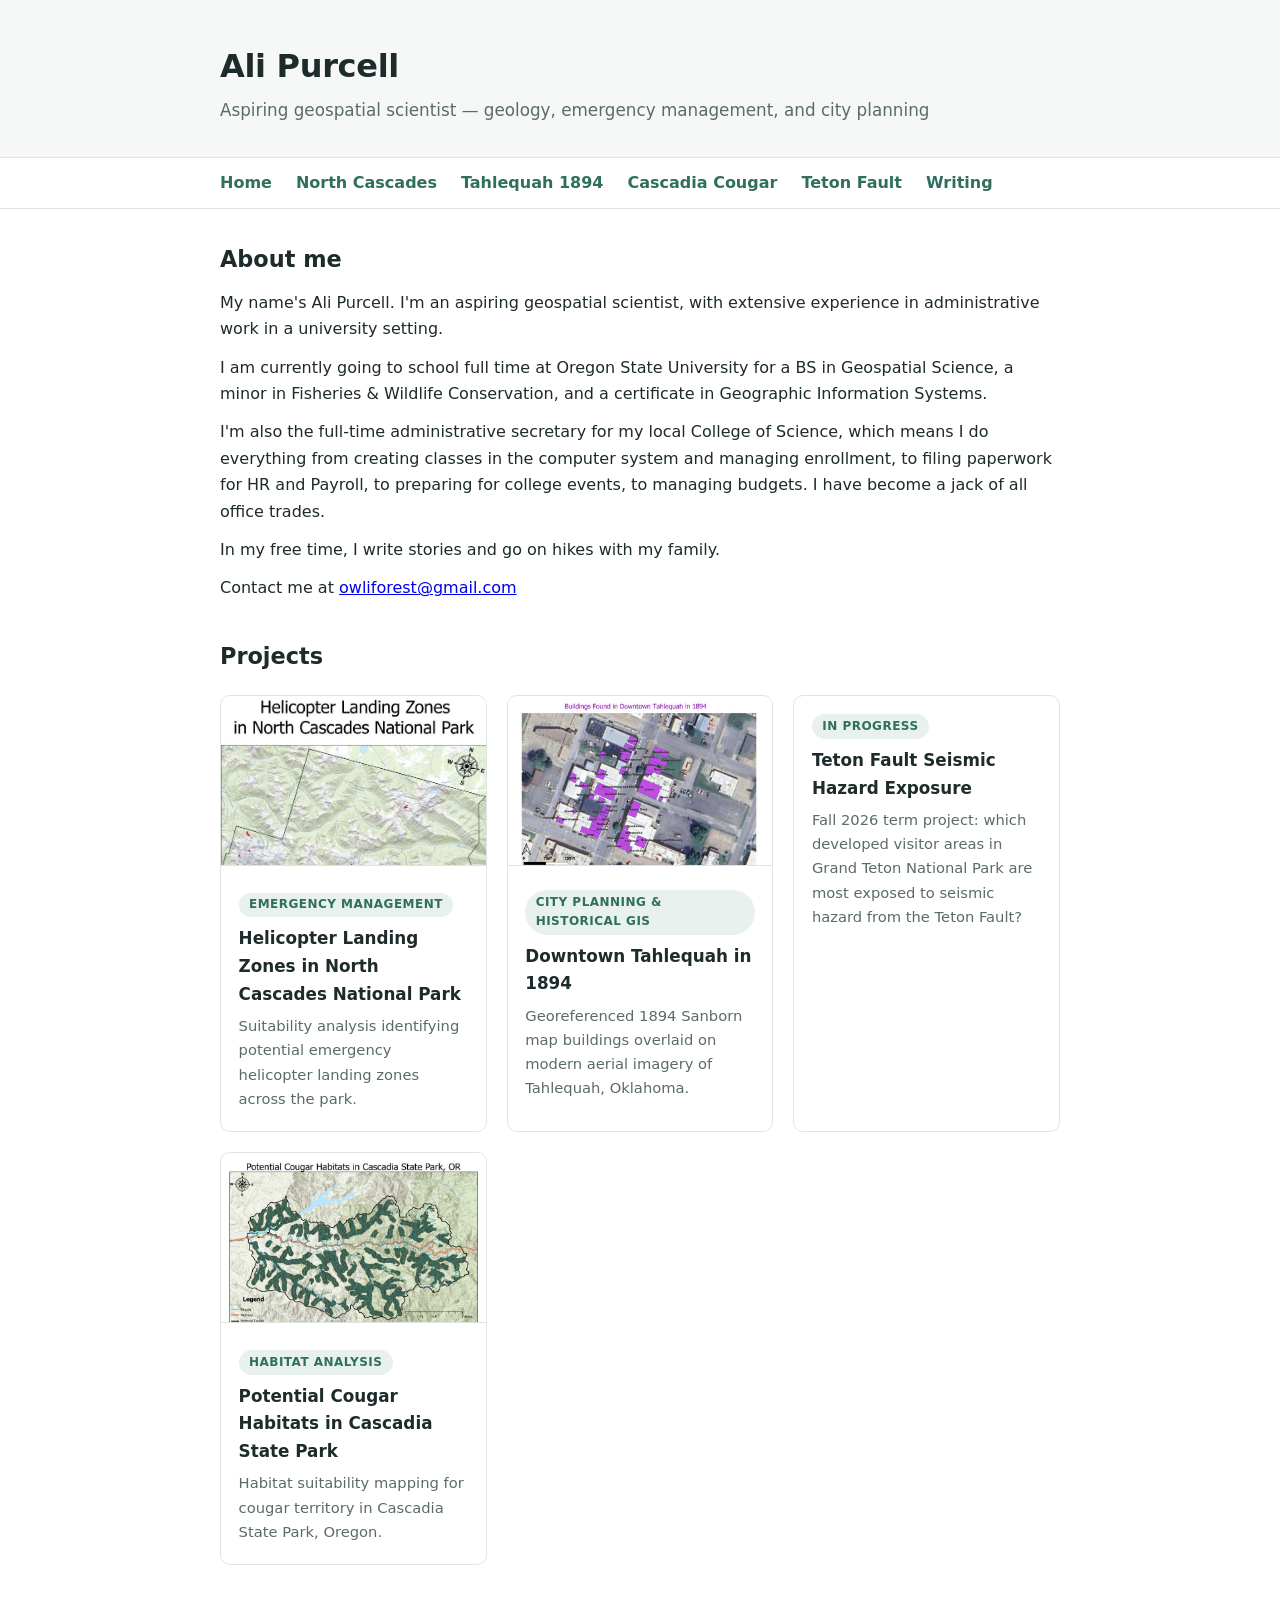
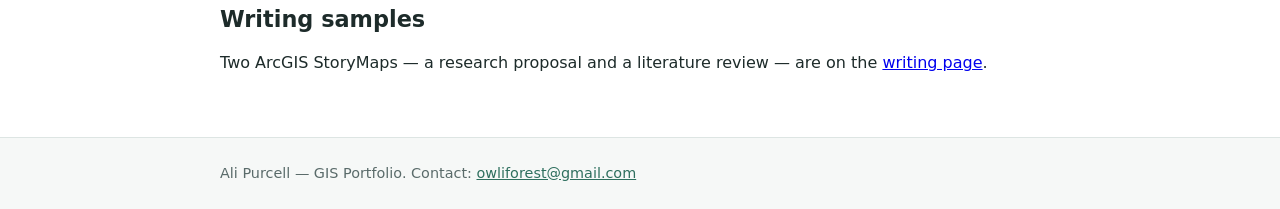
<file: index.html>
<!DOCTYPE html>
<html lang="en">
<head>
<meta charset="utf-8">
<meta name="viewport" content="width=device-width, initial-scale=1">
<title>Ali Purcell — GIS Portfolio</title>
<link rel="stylesheet" href="style.css">
</head>
<body>

<header class="site">
  <div class="wrap">
    <h1>Ali Purcell</h1>
    <p class="tagline">Aspiring geospatial scientist — geology, emergency management, and city planning</p>
  </div>
</header>

<nav>
  <div class="wrap">
    <a href="index.html">Home</a>
    <a href="projects/north-cascades.html">North Cascades</a>
    <a href="projects/tahlequah-1894.html">Tahlequah 1894</a>
    <a href="projects/cascadia-cougar.html">Cascadia Cougar</a>
    <a href="projects/teton-fault.html">Teton Fault</a>
    <a href="writing.html">Writing</a>
  </div>
</nav>

<main>
  <div class="wrap">

    <h2>About me</h2>
    <p>My name's Ali Purcell. I'm an aspiring geospatial scientist, with extensive experience in administrative work in a university setting.</p>
    <p>I am currently going to school full time at Oregon State University for a BS in Geospatial Science, a minor in Fisheries &amp; Wildlife Conservation, and a certificate in Geographic Information Systems.</p>
    <p>I'm also the full-time administrative secretary for my local College of Science, which means I do everything from creating classes in the computer system and managing enrollment, to filing paperwork for HR and Payroll, to preparing for college events, to managing budgets. I have become a jack of all office trades.</p>
    <p>In my free time, I write stories and go on hikes with my family.</p>
    <p>Contact me at <a href="mailto:owliforest@gmail.com">owliforest@gmail.com</a></p>

    <h2>Projects</h2>
    <div class="card-grid">

      <div class="card">
        <a href="projects/north-cascades.html"><img data-b64="images/north-cascades.jpg.b64?v=2" alt="Helicopter landing zones map of North Cascades National Park"></a>
        <div class="card-body">
          <span class="badge">Emergency management</span>
          <h3><a href="projects/north-cascades.html">Helicopter Landing Zones in North Cascades National Park</a></h3>
          <p>Suitability analysis identifying potential emergency helicopter landing zones across the park.</p>
        </div>
      </div>

      <div class="card">
        <a href="projects/tahlequah-1894.html"><img data-b64="images/tahlequah-1894.jpg.b64?v=2" alt="1894 buildings of downtown Tahlequah over modern aerial imagery"></a>
        <div class="card-body">
          <span class="badge">City planning &amp; historical GIS</span>
          <h3><a href="projects/tahlequah-1894.html">Downtown Tahlequah in 1894</a></h3>
          <p>Georeferenced 1894 Sanborn map buildings overlaid on modern aerial imagery of Tahlequah, Oklahoma.</p>
        </div>
      </div>

      <div class="card">
        <div class="card-body">
          <span class="badge">In progress</span>
          <h3><a href="projects/teton-fault.html">Teton Fault Seismic Hazard Exposure</a></h3>
          <p>Fall 2026 term project: which developed visitor areas in Grand Teton National Park are most exposed to seismic hazard from the Teton Fault?</p>
        </div>
      </div>

      <div class="card">
        <a href="projects/cascadia-cougar.html"><img data-b64="images/cascadia-cougar.jpg.b64?v=2" alt="Potential cougar habitats map of Cascadia State Park"></a>
        <div class="card-body">
          <span class="badge">Habitat analysis</span>
          <h3><a href="projects/cascadia-cougar.html">Potential Cougar Habitats in Cascadia State Park</a></h3>
          <p>Habitat suitability mapping for cougar territory in Cascadia State Park, Oregon.</p>
        </div>
      </div>

    </div>

    <h2>Writing samples</h2>
    <p>Two ArcGIS StoryMaps — a research proposal and a literature review — are on the <a href="writing.html">writing page</a>.</p>

  </div>
</main>

<footer>
  <div class="wrap">
    Ali Purcell — GIS Portfolio. Contact: <a href="mailto:owliforest@gmail.com">owliforest@gmail.com</a>
  </div>
</footer>


<script>
document.querySelectorAll('img[data-b64]').forEach(function(img){
  fetch(img.getAttribute('data-b64')).then(function(r){return r.text();}).then(function(b64){
    img.src = 'data:image/jpeg;base64,' + b64;
  });
});
</script>

</body>
</html>
</file>
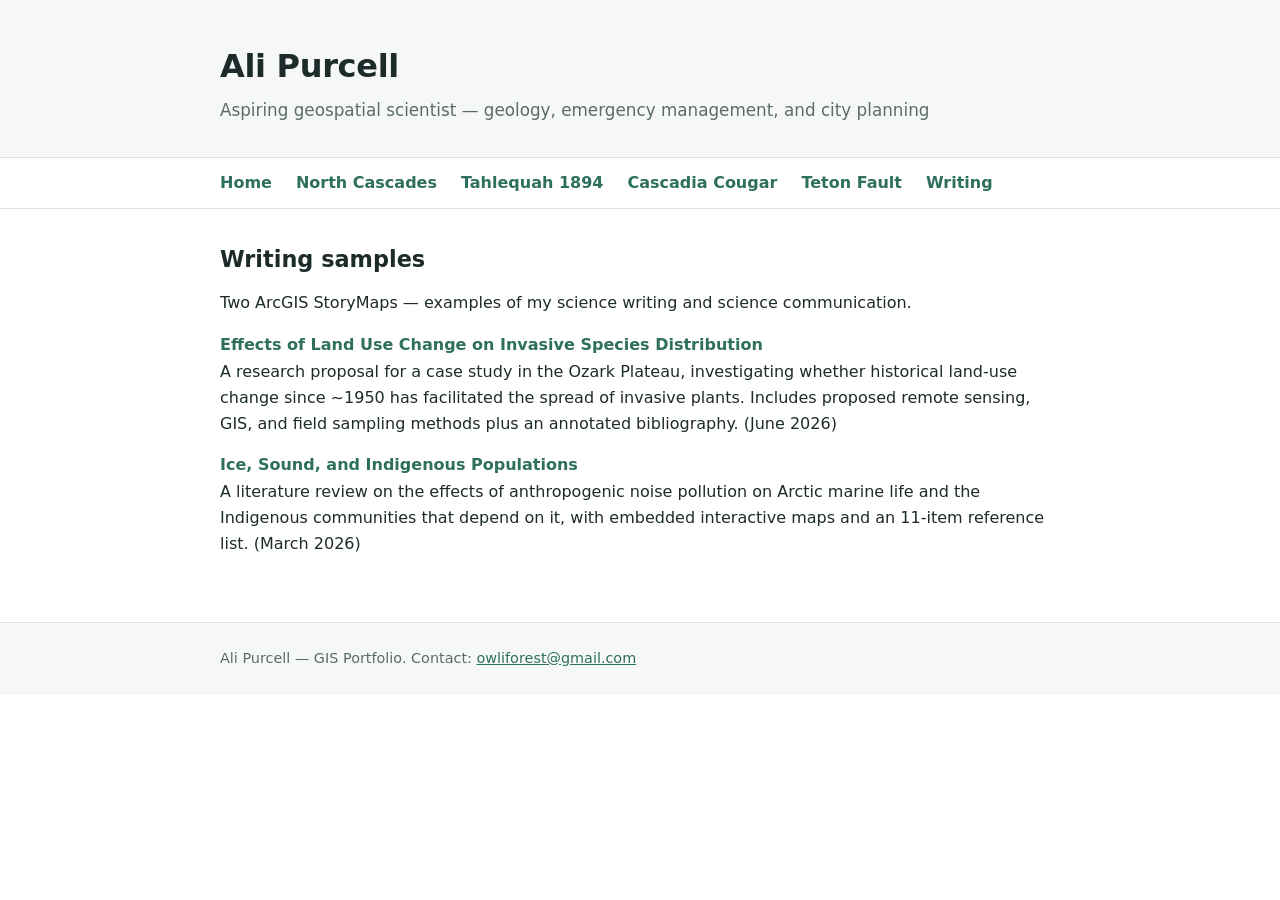
<file: writing.html>
<!DOCTYPE html>
<html lang="en">
<head>
<meta charset="utf-8">
<meta name="viewport" content="width=device-width, initial-scale=1">
<title>Writing Samples — Ali Purcell</title>
<link rel="stylesheet" href="style.css">
</head>
<body>

<header class="site">
  <div class="wrap">
    <h1>Ali Purcell</h1>
    <p class="tagline">Aspiring geospatial scientist — geology, emergency management, and city planning</p>
  </div>
</header>

<nav>
  <div class="wrap">
    <a href="index.html">Home</a>
    <a href="projects/north-cascades.html">North Cascades</a>
    <a href="projects/tahlequah-1894.html">Tahlequah 1894</a>
    <a href="projects/cascadia-cougar.html">Cascadia Cougar</a>
    <a href="projects/teton-fault.html">Teton Fault</a>
    <a href="writing.html">Writing</a>
  </div>
</nav>

<main>
  <div class="wrap">

    <h2>Writing samples</h2>
    <p>Two ArcGIS StoryMaps — examples of my science writing and science communication.</p>

    <ul class="clean">
      <li>
        <a href="https://arcg.is/15eHra4">Effects of Land Use Change on Invasive Species Distribution</a><br>
        A research proposal for a case study in the Ozark Plateau, investigating whether historical land-use change since ~1950 has facilitated the spread of invasive plants. Includes proposed remote sensing, GIS, and field sampling methods plus an annotated bibliography. (June 2026)
      </li>
      <li>
        <a href="https://arcg.is/1Cr0yr2">Ice, Sound, and Indigenous Populations</a><br>
        A literature review on the effects of anthropogenic noise pollution on Arctic marine life and the Indigenous communities that depend on it, with embedded interactive maps and an 11-item reference list. (March 2026)
      </li>
    </ul>

  </div>
</main>

<footer>
  <div class="wrap">
    Ali Purcell — GIS Portfolio. Contact: <a href="mailto:owliforest@gmail.com">owliforest@gmail.com</a>
  </div>
</footer>


<script>
document.querySelectorAll('img[data-b64]').forEach(function(img){
  fetch(img.getAttribute('data-b64')).then(function(r){return r.text();}).then(function(b64){
    img.src = 'data:image/jpeg;base64,' + b64;
  });
});
</script>

</body>
</html>
</file>
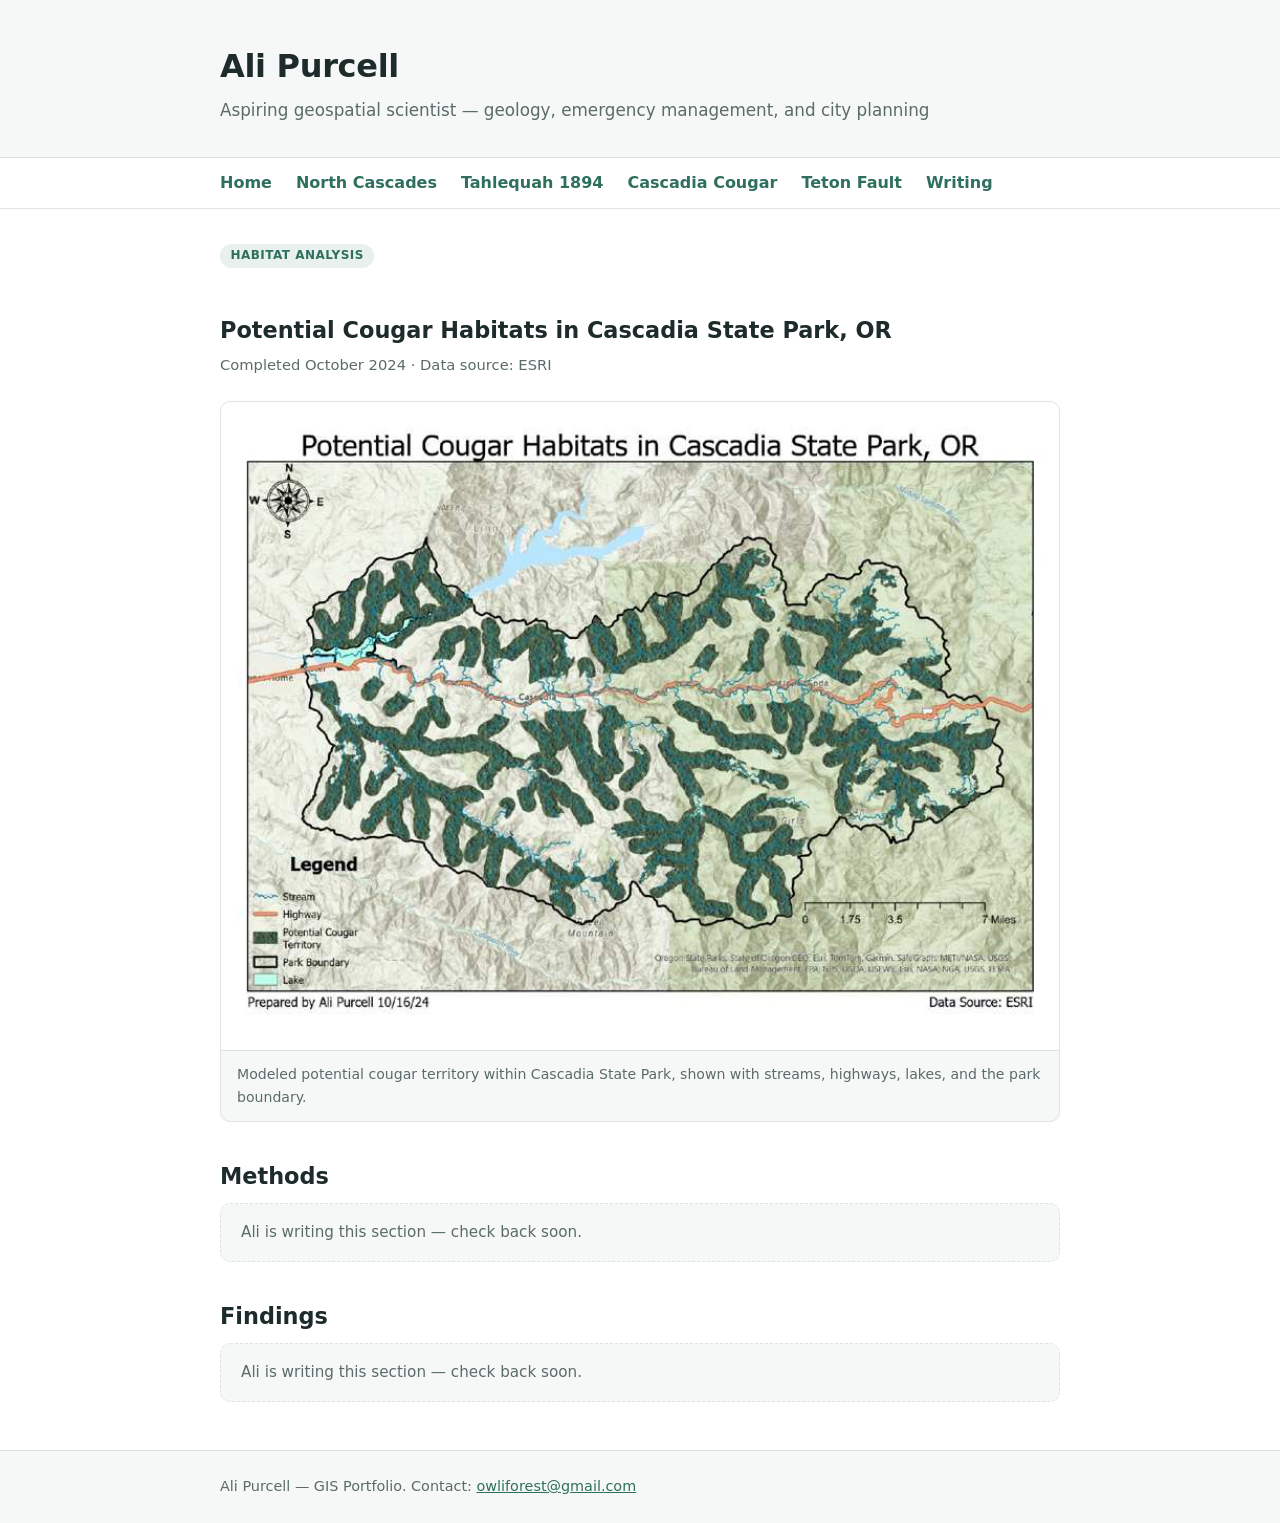
<file: projects/cascadia-cougar.html>
<!DOCTYPE html>
<html lang="en">
<head>
<meta charset="utf-8">
<meta name="viewport" content="width=device-width, initial-scale=1">
<title>Potential Cougar Habitats in Cascadia State Park — Ali Purcell</title>
<link rel="stylesheet" href="../style.css">
</head>
<body>

<header class="site">
  <div class="wrap">
    <h1>Ali Purcell</h1>
    <p class="tagline">Aspiring geospatial scientist — geology, emergency management, and city planning</p>
  </div>
</header>

<nav>
  <div class="wrap">
    <a href="../index.html">Home</a>
    <a href="north-cascades.html">North Cascades</a>
    <a href="tahlequah-1894.html">Tahlequah 1894</a>
    <a href="cascadia-cougar.html">Cascadia Cougar</a>
    <a href="teton-fault.html">Teton Fault</a>
    <a href="../writing.html">Writing</a>
  </div>
</nav>

<main>
  <div class="wrap">

    <span class="badge">Habitat analysis</span>
    <h2>Potential Cougar Habitats in Cascadia State Park, OR</h2>
    <p class="meta">Completed October 2024 · Data source: ESRI</p>

    <figure class="map">
      <img data-b64="../images/cascadia-cougar.jpg.b64?v=2" alt="Potential cougar habitat map of Cascadia State Park, Oregon">
      <figcaption>Modeled potential cougar territory within Cascadia State Park, shown with streams, highways, lakes, and the park boundary.</figcaption>
    </figure>

    <h2>Methods</h2>
    <div class="placeholder">Ali is writing this section — check back soon.</div>

    <h2>Findings</h2>
    <div class="placeholder">Ali is writing this section — check back soon.</div>

  </div>
</main>

<footer>
  <div class="wrap">
    Ali Purcell — GIS Portfolio. Contact: <a href="mailto:owliforest@gmail.com">owliforest@gmail.com</a>
  </div>
</footer>


<script>
document.querySelectorAll('img[data-b64]').forEach(function(img){
  fetch(img.getAttribute('data-b64')).then(function(r){return r.text();}).then(function(b64){
    img.src = 'data:image/jpeg;base64,' + b64;
  });
});
</script>

</body>
</html>
</file>
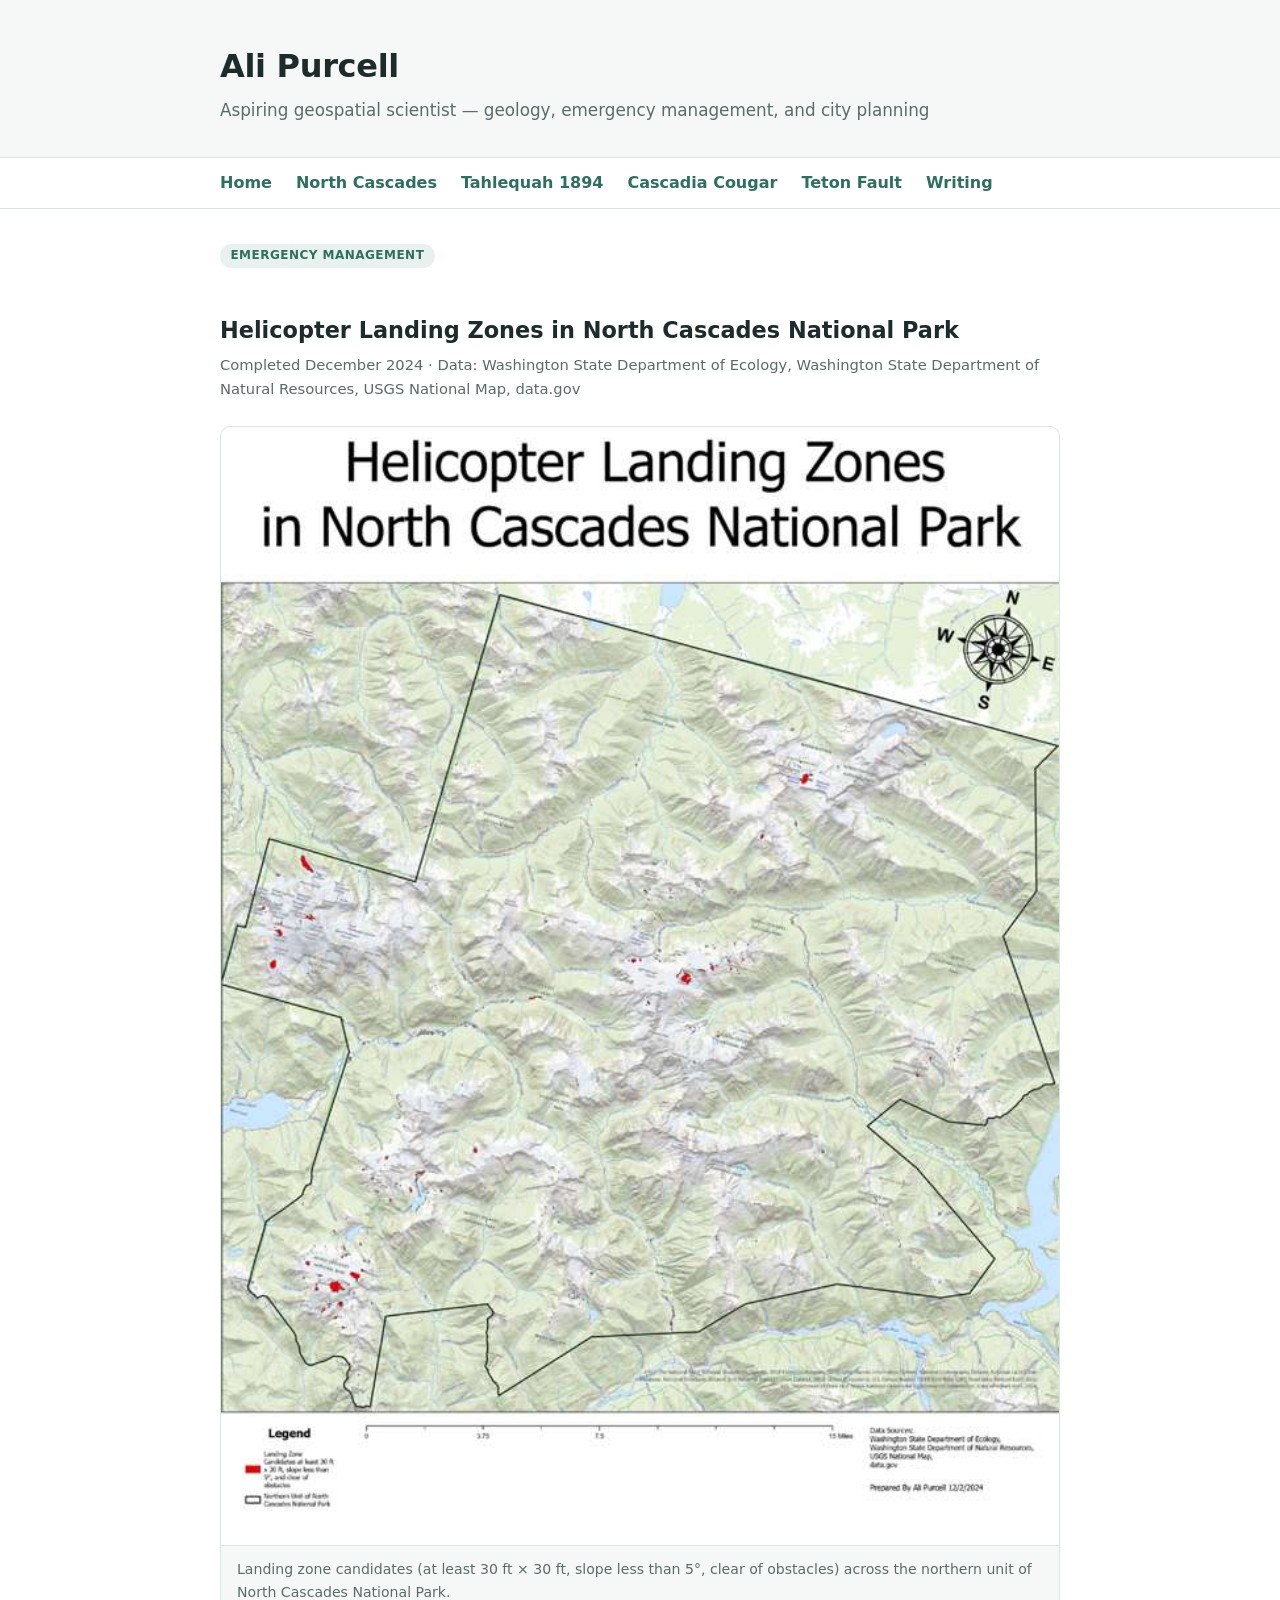
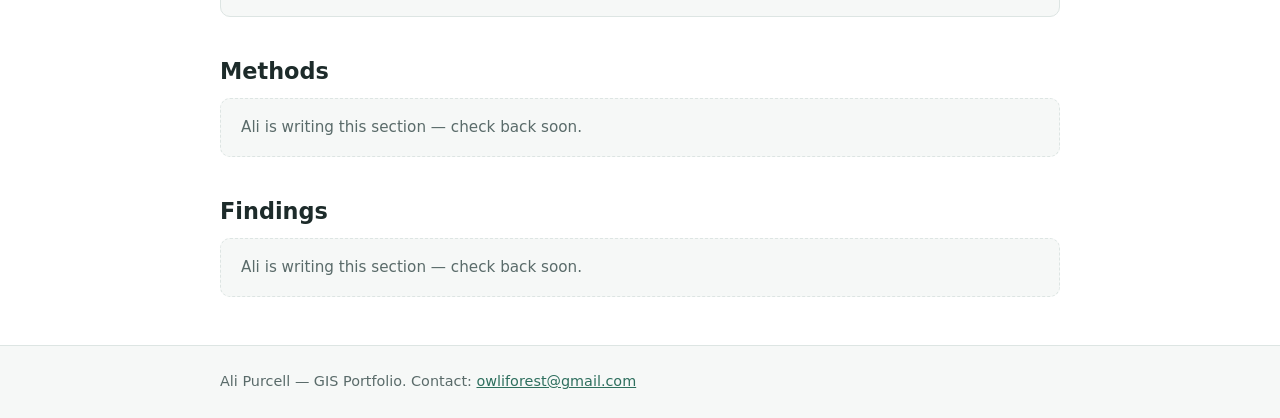
<file: projects/north-cascades.html>
<!DOCTYPE html>
<html lang="en">
<head>
<meta charset="utf-8">
<meta name="viewport" content="width=device-width, initial-scale=1">
<title>Helicopter Landing Zones in North Cascades National Park — Ali Purcell</title>
<link rel="stylesheet" href="../style.css">
</head>
<body>

<header class="site">
  <div class="wrap">
    <h1>Ali Purcell</h1>
    <p class="tagline">Aspiring geospatial scientist — geology, emergency management, and city planning</p>
  </div>
</header>

<nav>
  <div class="wrap">
    <a href="../index.html">Home</a>
    <a href="north-cascades.html">North Cascades</a>
    <a href="tahlequah-1894.html">Tahlequah 1894</a>
    <a href="cascadia-cougar.html">Cascadia Cougar</a>
    <a href="teton-fault.html">Teton Fault</a>
    <a href="../writing.html">Writing</a>
  </div>
</nav>

<main>
  <div class="wrap">

    <span class="badge">Emergency management</span>
    <h2>Helicopter Landing Zones in North Cascades National Park</h2>
    <p class="meta">Completed December 2024 · Data: Washington State Department of Ecology, Washington State Department of Natural Resources, USGS National Map, data.gov</p>

    <figure class="map">
      <img data-b64="../images/north-cascades.jpg.b64?v=2" alt="Map of helicopter landing zone candidates in North Cascades National Park">
      <figcaption>Landing zone candidates (at least 30 ft × 30 ft, slope less than 5°, clear of obstacles) across the northern unit of North Cascades National Park.</figcaption>
    </figure>

    <h2>Methods</h2>
    <div class="placeholder">Ali is writing this section — check back soon.</div>

    <h2>Findings</h2>
    <div class="placeholder">Ali is writing this section — check back soon.</div>

  </div>
</main>

<footer>
  <div class="wrap">
    Ali Purcell — GIS Portfolio. Contact: <a href="mailto:owliforest@gmail.com">owliforest@gmail.com</a>
  </div>
</footer>


<script>
document.querySelectorAll('img[data-b64]').forEach(function(img){
  fetch(img.getAttribute('data-b64')).then(function(r){return r.text();}).then(function(b64){
    img.src = 'data:image/jpeg;base64,' + b64;
  });
});
</script>

</body>
</html>
</file>
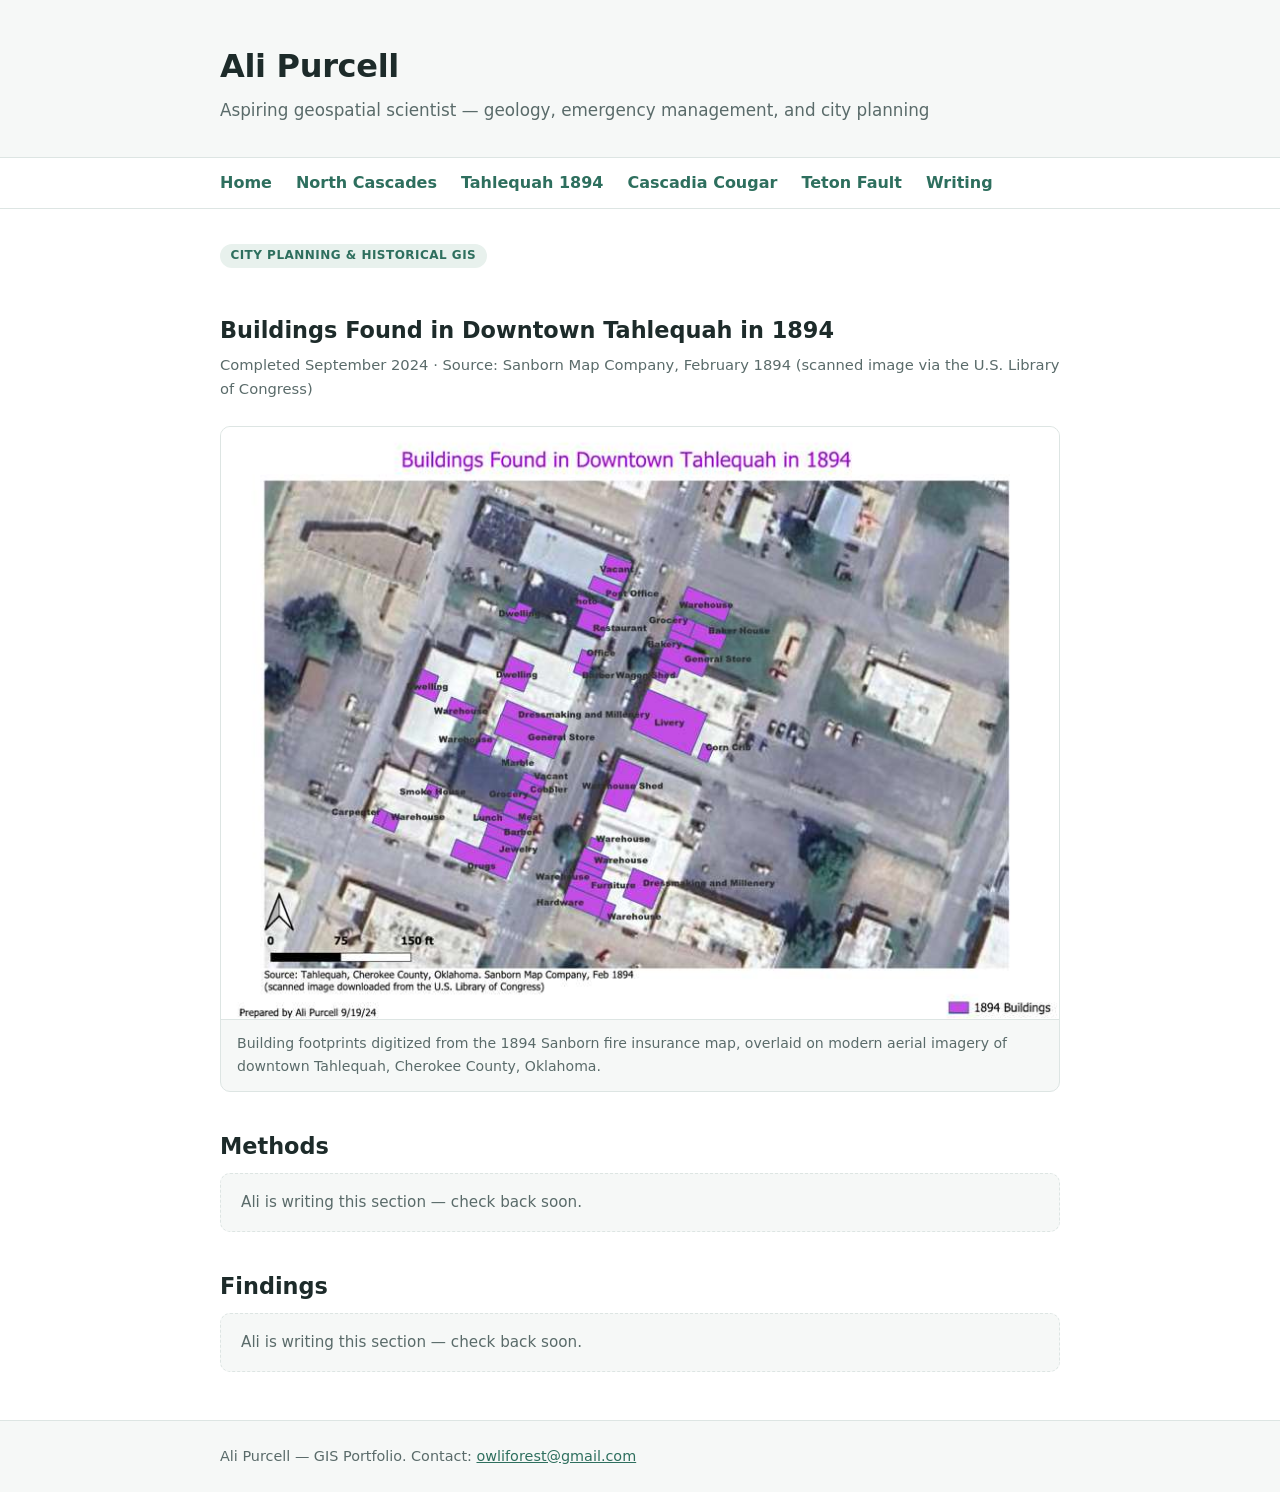
<file: projects/tahlequah-1894.html>
<!DOCTYPE html>
<html lang="en">
<head>
<meta charset="utf-8">
<meta name="viewport" content="width=device-width, initial-scale=1">
<title>Downtown Tahlequah in 1894 — Ali Purcell</title>
<link rel="stylesheet" href="../style.css">
</head>
<body>

<header class="site">
  <div class="wrap">
    <h1>Ali Purcell</h1>
    <p class="tagline">Aspiring geospatial scientist — geology, emergency management, and city planning</p>
  </div>
</header>

<nav>
  <div class="wrap">
    <a href="../index.html">Home</a>
    <a href="north-cascades.html">North Cascades</a>
    <a href="tahlequah-1894.html">Tahlequah 1894</a>
    <a href="cascadia-cougar.html">Cascadia Cougar</a>
    <a href="teton-fault.html">Teton Fault</a>
    <a href="../writing.html">Writing</a>
  </div>
</nav>

<main>
  <div class="wrap">

    <span class="badge">City planning &amp; historical GIS</span>
    <h2>Buildings Found in Downtown Tahlequah in 1894</h2>
    <p class="meta">Completed September 2024 · Source: Sanborn Map Company, February 1894 (scanned image via the U.S. Library of Congress)</p>

    <figure class="map">
      <img data-b64="../images/tahlequah-1894.jpg.b64?v=2" alt="1894 Sanborn map buildings overlaid on modern aerial imagery of downtown Tahlequah">
      <figcaption>Building footprints digitized from the 1894 Sanborn fire insurance map, overlaid on modern aerial imagery of downtown Tahlequah, Cherokee County, Oklahoma.</figcaption>
    </figure>

    <h2>Methods</h2>
    <div class="placeholder">Ali is writing this section — check back soon.</div>

    <h2>Findings</h2>
    <div class="placeholder">Ali is writing this section — check back soon.</div>

  </div>
</main>

<footer>
  <div class="wrap">
    Ali Purcell — GIS Portfolio. Contact: <a href="mailto:owliforest@gmail.com">owliforest@gmail.com</a>
  </div>
</footer>


<script>
document.querySelectorAll('img[data-b64]').forEach(function(img){
  fetch(img.getAttribute('data-b64')).then(function(r){return r.text();}).then(function(b64){
    img.src = 'data:image/jpeg;base64,' + b64;
  });
});
</script>

</body>
</html>
</file>
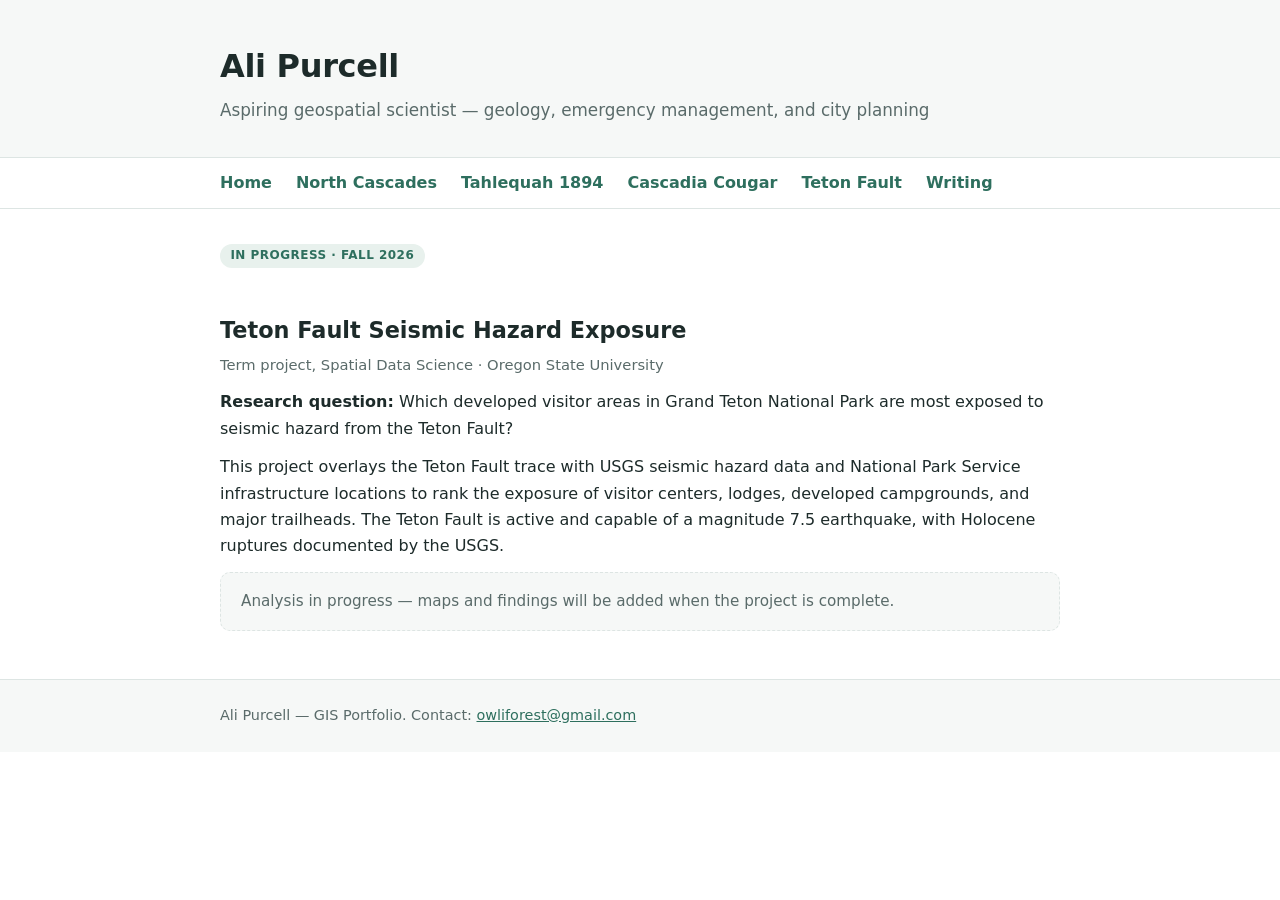
<file: projects/teton-fault.html>
<!DOCTYPE html>
<html lang="en">
<head>
<meta charset="utf-8">
<meta name="viewport" content="width=device-width, initial-scale=1">
<title>Teton Fault Seismic Hazard Exposure — Ali Purcell</title>
<link rel="stylesheet" href="../style.css">
</head>
<body>

<header class="site">
  <div class="wrap">
    <h1>Ali Purcell</h1>
    <p class="tagline">Aspiring geospatial scientist — geology, emergency management, and city planning</p>
  </div>
</header>

<nav>
  <div class="wrap">
    <a href="../index.html">Home</a>
    <a href="north-cascades.html">North Cascades</a>
    <a href="tahlequah-1894.html">Tahlequah 1894</a>
    <a href="cascadia-cougar.html">Cascadia Cougar</a>
    <a href="teton-fault.html">Teton Fault</a>
    <a href="../writing.html">Writing</a>
  </div>
</nav>

<main>
  <div class="wrap">

    <span class="badge">In progress · Fall 2026</span>
    <h2>Teton Fault Seismic Hazard Exposure</h2>
    <p class="meta">Term project, Spatial Data Science · Oregon State University</p>

    <p><strong>Research question:</strong> Which developed visitor areas in Grand Teton National Park are most exposed to seismic hazard from the Teton Fault?</p>

    <p>This project overlays the Teton Fault trace with USGS seismic hazard data and National Park Service infrastructure locations to rank the exposure of visitor centers, lodges, developed campgrounds, and major trailheads. The Teton Fault is active and capable of a magnitude 7.5 earthquake, with Holocene ruptures documented by the USGS.</p>

    <div class="placeholder">Analysis in progress — maps and findings will be added when the project is complete.</div>

  </div>
</main>

<footer>
  <div class="wrap">
    Ali Purcell — GIS Portfolio. Contact: <a href="mailto:owliforest@gmail.com">owliforest@gmail.com</a>
  </div>
</footer>


<script>
document.querySelectorAll('img[data-b64]').forEach(function(img){
  fetch(img.getAttribute('data-b64')).then(function(r){return r.text();}).then(function(b64){
    img.src = 'data:image/jpeg;base64,' + b64;
  });
});
</script>

</body>
</html>
</file>
<file: style.css>
:root {
  --ink: #1d2b2a;
  --muted: #5a6b6a;
  --accent: #2e6f5e;
  --accent-light: #e8f1ed;
  --paper: #ffffff;
  --wash: #f6f8f7;
  --line: #dde5e3;
}

* { box-sizing: border-box; }

body {
  margin: 0;
  font-family: "Segoe UI", system-ui, -apple-system, Helvetica, Arial, sans-serif;
  color: var(--ink);
  background: var(--paper);
  line-height: 1.65;
}

.wrap {
  max-width: 880px;
  margin: 0 auto;
  padding: 0 1.25rem;
}

header.site {
  border-bottom: 1px solid var(--line);
  background: var(--wash);
}

header.site .wrap {
  padding-top: 2.5rem;
  padding-bottom: 2rem;
}

header.site h1 {
  margin: 0 0 0.25rem;
  font-size: 2rem;
  letter-spacing: -0.01em;
}

header.site .tagline {
  margin: 0;
  color: var(--muted);
  font-size: 1.05rem;
}

nav {
  border-bottom: 1px solid var(--line);
  background: var(--paper);
}

nav .wrap {
  display: flex;
  gap: 1.5rem;
  padding-top: 0.75rem;
  padding-bottom: 0.75rem;
  flex-wrap: wrap;
}

nav a {
  color: var(--accent);
  text-decoration: none;
  font-weight: 600;
}

nav a:hover { text-decoration: underline; }

main .wrap {
  padding-top: 2rem;
  padding-bottom: 3rem;
}

h2 {
  font-size: 1.4rem;
  margin-top: 2.25rem;
  margin-bottom: 0.5rem;
}

h2:first-child { margin-top: 0; }

p { margin: 0.75rem 0; }

.card-grid {
  display: grid;
  grid-template-columns: repeat(auto-fill, minmax(250px, 1fr));
  gap: 1.25rem;
  margin-top: 1.25rem;
}

.card {
  border: 1px solid var(--line);
  border-radius: 10px;
  overflow: hidden;
  background: var(--paper);
  display: flex;
  flex-direction: column;
}

.card img {
  width: 100%;
  height: 170px;
  object-fit: cover;
  object-position: top;
  border-bottom: 1px solid var(--line);
}

.card .card-body { padding: 1rem 1.1rem 1.25rem; }

.card h3 { margin: 0 0 0.35rem; font-size: 1.05rem; }

.card h3 a { color: var(--ink); text-decoration: none; }
.card h3 a:hover { color: var(--accent); }

.card p {
  margin: 0.35rem 0 0;
  font-size: 0.92rem;
  color: var(--muted);
}

.badge {
  display: inline-block;
  font-size: 0.75rem;
  font-weight: 700;
  text-transform: uppercase;
  letter-spacing: 0.04em;
  color: var(--accent);
  background: var(--accent-light);
  border-radius: 999px;
  padding: 0.15rem 0.65rem;
  margin-bottom: 0.5rem;
}

figure.map {
  margin: 1.5rem 0;
  border: 1px solid var(--line);
  border-radius: 10px;
  overflow: hidden;
  background: var(--wash);
}

figure.map img { width: 100%; display: block; }

figure.map figcaption {
  padding: 0.75rem 1rem;
  font-size: 0.88rem;
  color: var(--muted);
  border-top: 1px solid var(--line);
}

.meta {
  color: var(--muted);
  font-size: 0.92rem;
  margin-top: -0.25rem;
}

.placeholder {
  border: 1px dashed var(--line);
  border-radius: 10px;
  padding: 1rem 1.25rem;
  background: var(--wash);
  color: var(--muted);
  font-size: 0.95rem;
}

ul.clean { list-style: none; padding: 0; }
ul.clean li { margin: 0.9rem 0; }

ul.clean a { color: var(--accent); font-weight: 600; text-decoration: none; }
ul.clean a:hover { text-decoration: underline; }

footer {
  border-top: 1px solid var(--line);
  background: var(--wash);
  color: var(--muted);
  font-size: 0.9rem;
}

footer .wrap { padding-top: 1.5rem; padding-bottom: 1.5rem; }

footer a { color: var(--accent); }
</file>
